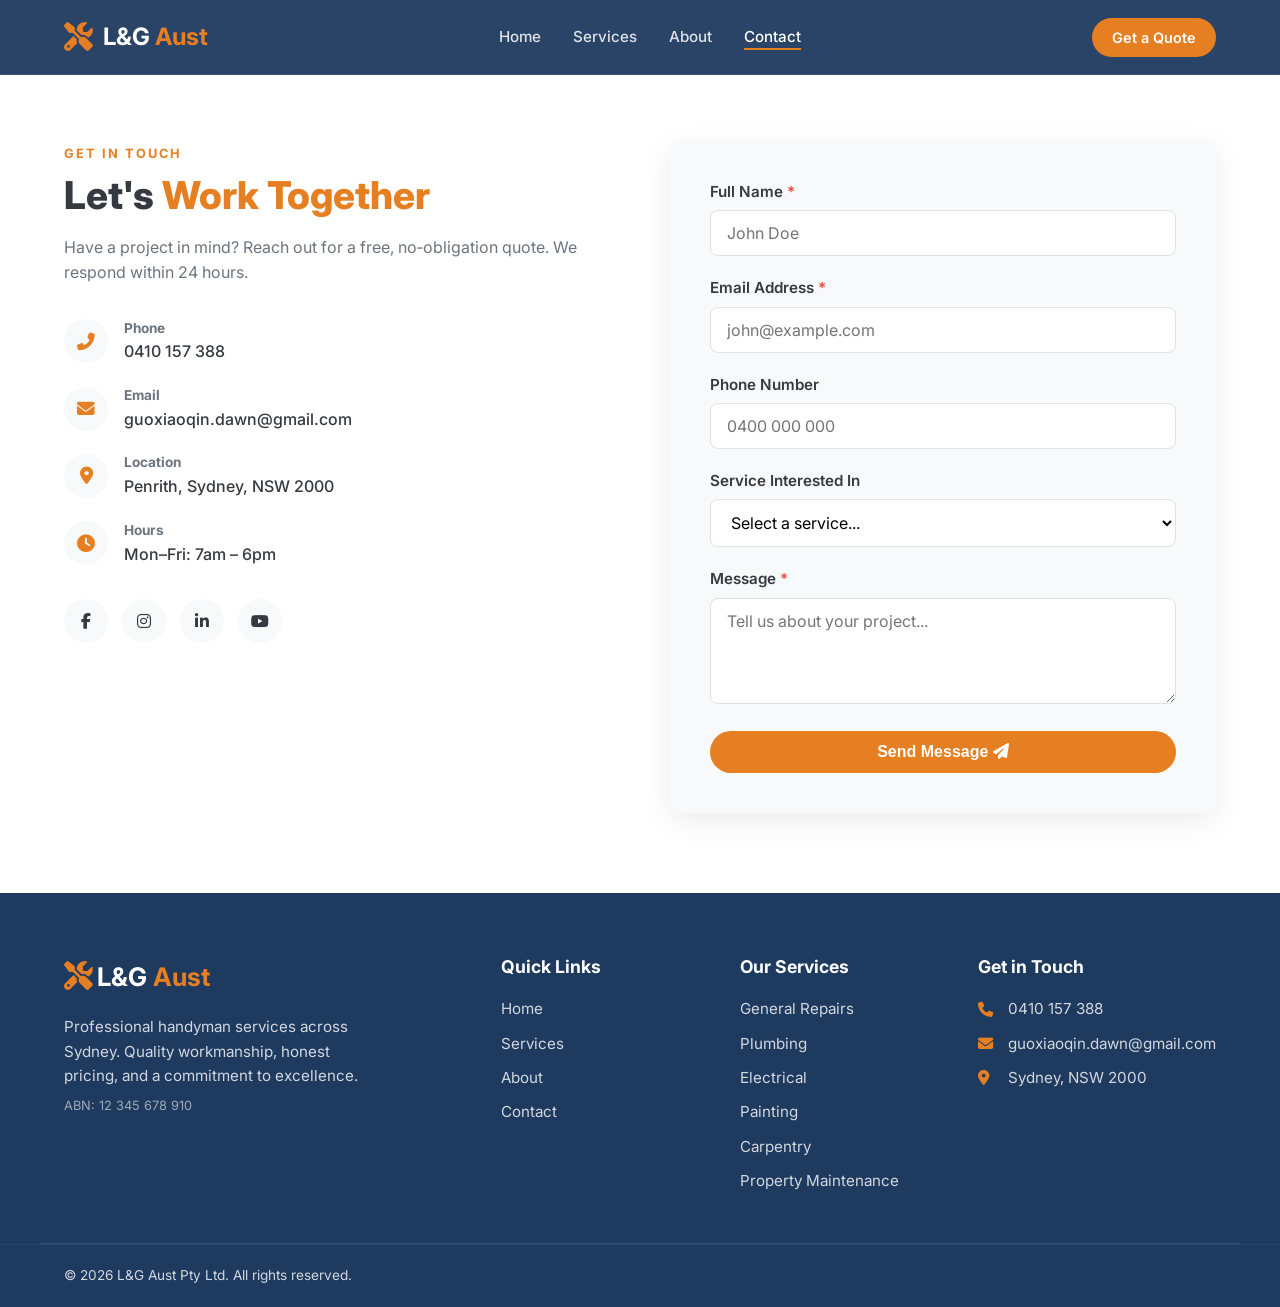
<file: contact.html>
<!-- ====================================================
     contact.html – Contact Page (Professional inline messages)
     ==================================================== -->
<!DOCTYPE html>
<html lang="en">
<head>
  <meta charset="UTF-8" />
  <meta name="viewport" content="width=device-width, initial-scale=1.0" />
  <title>Contact – L&G Aust Handyman</title>
  <link rel="stylesheet" href="styles.css" />
  <link rel="preconnect" href="https://fonts.googleapis.com" />
  <link rel="preconnect" href="https://fonts.gstatic.com" crossorigin />
  <link href="https://fonts.googleapis.com/css2?family=Inter:opsz,wght@14..32,400;14..32,500;14..32,600;14..32,700;14..32,800&display=swap" rel="stylesheet" />
  <link rel="stylesheet" href="https://cdnjs.cloudflare.com/ajax/libs/font-awesome/6.5.0/css/all.min.css" />
  <style>
    /* Extra inline styles for the status messages – you can move these to styles.css later */
    .form-status {
      padding: 16px 20px;
      border-radius: 8px;
      margin-bottom: 20px;
      font-weight: 500;
      display: none;
    }
    .form-status.success {
      display: block;
      background: #d4edda;
      color: #155724;
      border: 1px solid #c3e6cb;
    }
    .form-status.error {
      display: block;
      background: #f8d7da;
      color: #721c24;
      border: 1px solid #f5c6cb;
    }
    .form-status .icon {
      margin-right: 10px;
    }
    .form-fields-wrapper {
      transition: opacity 0.3s ease;
    }
    .form-fields-wrapper.hidden {
      display: none;
    }
  </style>
</head>
<body>

  <!-- Navigation -->
  <nav class="navbar" id="navbar">
    <div class="container nav-container">
      <div class="nav-logo">
        <span class="logo-icon"><i class="fas fa-tools"></i></span>
        <span class="logo-text">L&G <span class="logo-highlight">Aust</span></span>
      </div>
      <ul class="nav-links" id="navLinks">
        <li><a href="index.html">Home</a></li>
        <li><a href="services.html">Services</a></li>
        <li><a href="about.html">About</a></li>
        <li><a href="contact.html" class="active">Contact</a></li>
      </ul>
      <div class="nav-cta">
        <a href="contact.html" class="btn btn-primary btn-sm">Get a Quote</a>
      </div>
      <button class="hamburger" id="hamburger" aria-label="Menu">
        <span></span><span></span><span></span>
      </button>
    </div>
  </nav>

  <!-- Contact section -->
  <section class="contact" style="padding-top: 140px;">
    <div class="container contact-container">
      <div class="contact-info">
        <span class="section-tag">Get in Touch</span>
        <h2 class="section-title">Let's <span class="highlight">Work Together</span></h2>
        <p class="contact-desc">
          Have a project in mind? Reach out for a free, no‑obligation quote.
          We respond within 24 hours.
        </p>
        <div class="contact-details">
          <div class="contact-item">
            <div class="contact-icon"><i class="fas fa-phone-alt"></i></div>
            <div>
              <strong>Phone</strong>
              <span>0410 157 388</span>
            </div>
          </div>
          <div class="contact-item">
            <div class="contact-icon"><i class="fas fa-envelope"></i></div>
            <div>
              <strong>Email</strong>
              <span>guoxiaoqin.dawn@gmail.com</span>
            </div>
          </div>
          <div class="contact-item">
            <div class="contact-icon"><i class="fas fa-map-marker-alt"></i></div>
            <div>
              <strong>Location</strong>
              <span>Penrith, Sydney, NSW 2000</span>
            </div>
          </div>
          <div class="contact-item">
            <div class="contact-icon"><i class="fas fa-clock"></i></div>
            <div>
              <strong>Hours</strong>
              <span>Mon–Fri: 7am – 6pm</span>
            </div>
          </div>
        </div>
        <div class="contact-social">
          <a href="#" aria-label="Facebook"><i class="fab fa-facebook-f"></i></a>
          <a href="#" aria-label="Instagram"><i class="fab fa-instagram"></i></a>
          <a href="#" aria-label="LinkedIn"><i class="fab fa-linkedin-in"></i></a>
          <a href="#" aria-label="YouTube"><i class="fab fa-youtube"></i></a>
        </div>
      </div>
      <div class="contact-form-wrapper">
        <!-- ===== STATUS MESSAGE (shown on success / error) ===== -->
        <div id="formStatus" class="form-status"></div>

        <!-- ===== FORM FIELDS WRAPPER ===== -->
        <div id="formFieldsWrapper" class="form-fields-wrapper">
          <form action="https://formspree.io/f/xaewgljp" method="POST" class="contact-form" id="contactForm">
            <input type="hidden" name="_subject" value="New Handyman Enquiry – L&G Aust" />

            <div class="form-group">
              <label for="name">Full Name <span class="required">*</span></label>
              <input type="text" id="name" name="name" placeholder="John Doe" required />
            </div>
            <div class="form-group">
              <label for="email">Email Address <span class="required">*</span></label>
              <input type="email" id="email" name="email" placeholder="john@example.com" required />
            </div>
            <div class="form-group">
              <label for="phone">Phone Number</label>
              <input type="tel" id="phone" name="phone" placeholder="0400 000 000" />
            </div>
            <div class="form-group">
              <label for="service">Service Interested In</label>
              <select id="service" name="service">
                <option value="">Select a service...</option>
                <option value="general">General Repairs</option>
                <option value="plumbing">Plumbing</option>
                <option value="electrical">Electrical</option>
                <option value="painting">Painting & Decor</option>
                <option value="carpentry">Carpentry</option>
                <option value="maintenance">Property Maintenance</option>
                <option value="other">Other</option>
              </select>
            </div>
            <div class="form-group">
              <label for="message">Message <span class="required">*</span></label>
              <textarea id="message" name="message" rows="4" placeholder="Tell us about your project..." required></textarea>
            </div>
            <button type="submit" class="btn btn-primary btn-full" id="submitBtn">
              Send Message <i class="fas fa-paper-plane"></i>
            </button>
          </form>
        </div>
      </div>
    </div>
  </section>

  <!-- Footer -->
  <footer class="footer">
    <div class="container footer-container">
      <div class="footer-brand">
        <span class="logo-icon"><i class="fas fa-tools"></i></span>
        <span class="logo-text">L&G <span class="logo-highlight">Aust</span></span>
        <p class="footer-desc">
          Professional handyman services across Sydney. Quality workmanship,
          honest pricing, and a commitment to excellence.
        </p>
        <p class="footer-legal">ABN: 12 345 678 910</p>
      </div>
      <div class="footer-links">
        <h4>Quick Links</h4>
        <ul>
          <li><a href="index.html">Home</a></li>
          <li><a href="services.html">Services</a></li>
          <li><a href="about.html">About</a></li>
          <li><a href="contact.html">Contact</a></li>
        </ul>
      </div>
      <div class="footer-services">
        <h4>Our Services</h4>
        <ul>
          <li>General Repairs</li>
          <li>Plumbing</li>
          <li>Electrical</li>
          <li>Painting</li>
          <li>Carpentry</li>
          <li>Property Maintenance</li>
        </ul>
      </div>
      <div class="footer-contact">
        <h4>Get in Touch</h4>
        <ul>
          <li><i class="fas fa-phone"></i> 0410 157 388</li>
          <li><i class="fas fa-envelope"></i> guoxiaoqin.dawn@gmail.com</li>
          <li><i class="fas fa-map-marker-alt"></i> Sydney, NSW 2000</li>
        </ul>
      </div>
    </div>
    <div class="footer-bottom">
      <div class="container">
        <p>&copy; 2026 L&G Aust Pty Ltd. All rights reserved.</p>
      </div>
    </div>
  </footer>

  <a href="#" class="back-to-top" id="backToTop" aria-label="Back to top">
    <i class="fas fa-chevron-up"></i>
  </a>

  <script src="script.js"></script>
</body>
</html>
</file>
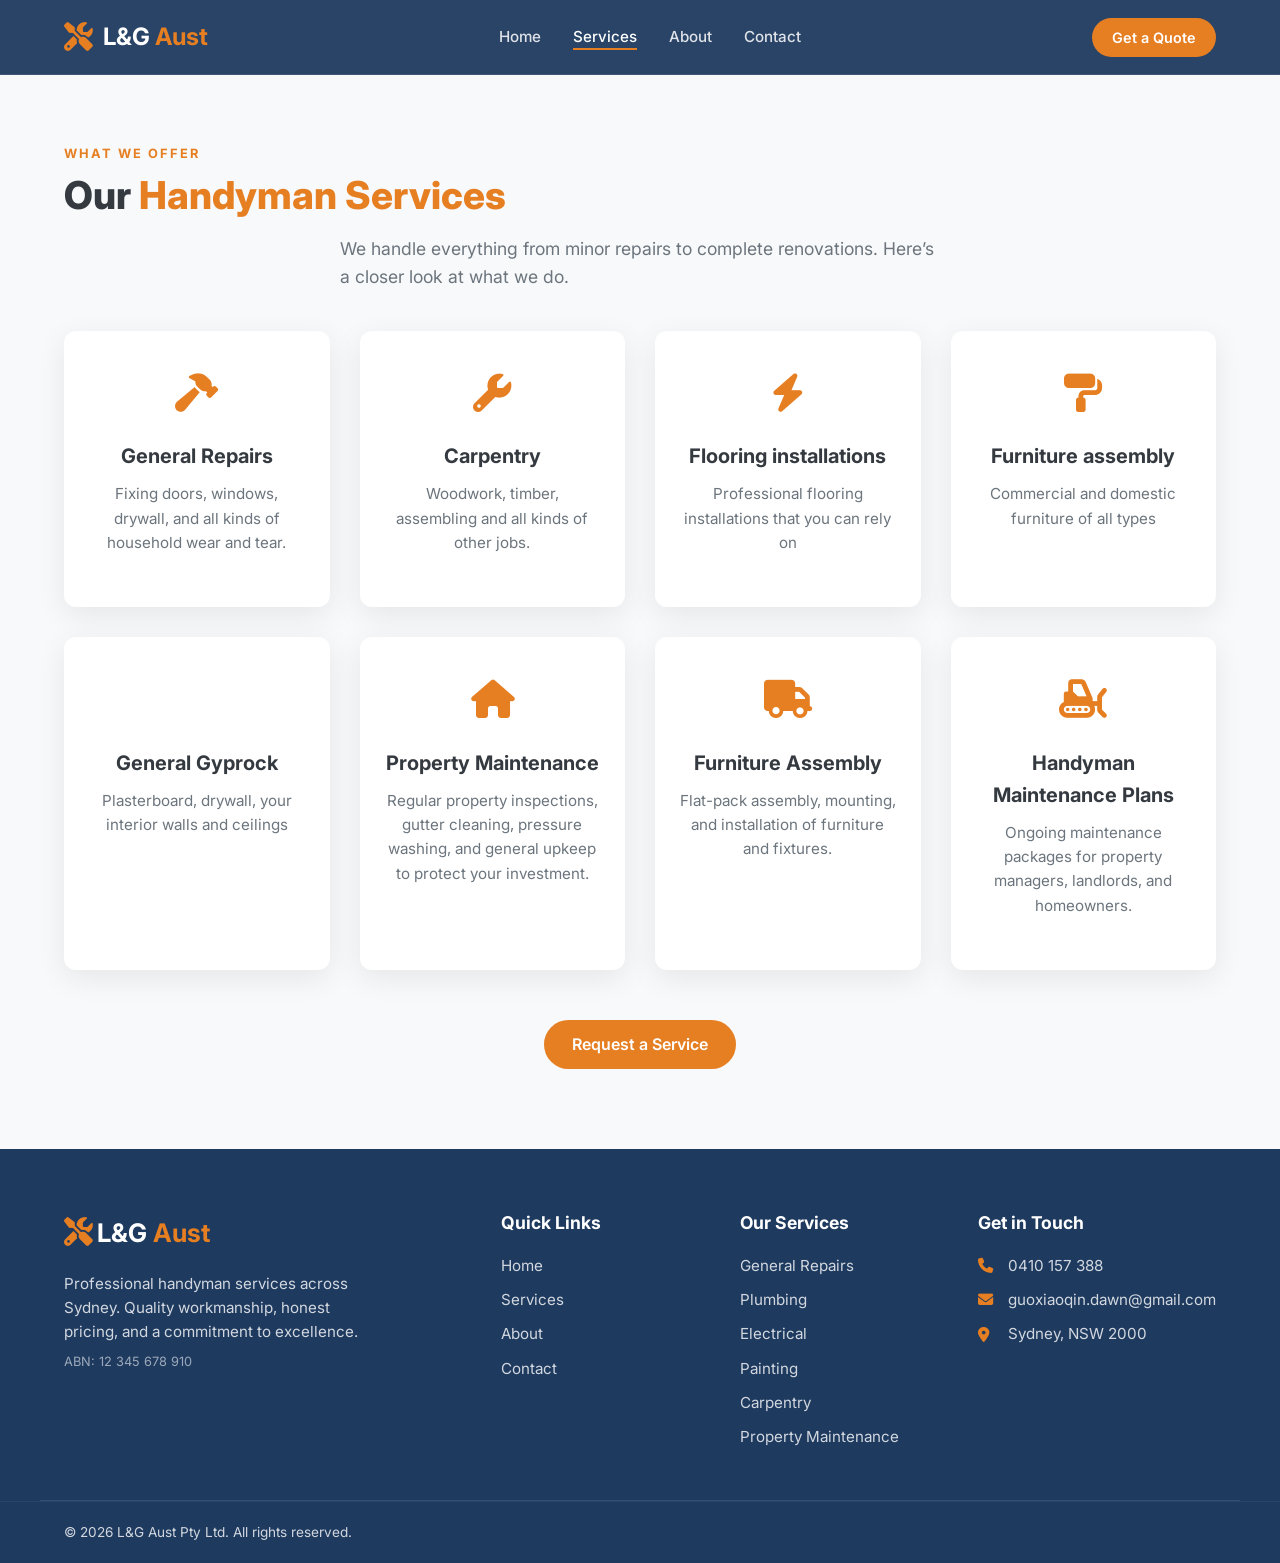
<file: services.html>
<!-- ====================================================
     services.html – Services Page
     ==================================================== -->
<!DOCTYPE html>
<html lang="en">
<head>
  <meta charset="UTF-8" />
  <meta name="viewport" content="width=device-width, initial-scale=1.0" />
  <title>Our Services – L&G Aust Handyman</title>
  <link rel="stylesheet" href="styles.css" />
  <link rel="preconnect" href="https://fonts.googleapis.com" />
  <link rel="preconnect" href="https://fonts.gstatic.com" crossorigin />
  <link href="https://fonts.googleapis.com/css2?family=Inter:opsz,wght@14..32,400;14..32,500;14..32,600;14..32,700;14..32,800&display=swap" rel="stylesheet" />
  <link rel="stylesheet" href="https://cdnjs.cloudflare.com/ajax/libs/font-awesome/6.5.0/css/all.min.css" />
</head>
<body>

  <!-- Navigation (same as index) -->
  <nav class="navbar" id="navbar">
    <div class="container nav-container">
      <div class="nav-logo">
        <span class="logo-icon"><i class="fas fa-tools"></i></span>
        <span class="logo-text">L&G <span class="logo-highlight">Aust</span></span>
      </div>
      <ul class="nav-links" id="navLinks">
        <li><a href="index.html">Home</a></li>
        <li><a href="services.html" class="active">Services</a></li>
        <li><a href="about.html">About</a></li>
        <li><a href="contact.html">Contact</a></li>
      </ul>
      <div class="nav-cta">
        <a href="contact.html" class="btn btn-primary btn-sm">Get a Quote</a>
      </div>
      <button class="hamburger" id="hamburger" aria-label="Menu">
        <span></span><span></span><span></span>
      </button>
    </div>
  </nav>

  <!-- Services detail -->
  <section class="services" style="padding-top: 140px;">
    <div class="container">
      <div class="section-header">
        <span class="section-tag">What We Offer</span>
        <h2 class="section-title">Our <span class="highlight">Handyman Services</span></h2>
        <p class="section-desc">
          We handle everything from minor repairs to complete renovations. Here’s a closer look at what we do.
        </p>
      </div>
      <div class="services-grid">
        <div class="service-card" id="general">
          <div class="service-icon"><i class="fas fa-hammer"></i></div>
          <h3>General Repairs</h3>
          <p>Fixing doors, windows, drywall, and all kinds of household wear and tear.</p>
        </div>
        <div class="service-card" id="plumbing">
          <div class="service-icon"><i class="fas fa-wrench"></i></div>
          <h3>Carpentry</h3>
          <p>Woodwork, timber, assembling and all kinds of other jobs.</p>
        </div>
        <div class="service-card" id="electrical">
          <div class="service-icon"><i class="fas fa-bolt"></i></div>
          <h3>Flooring installations</h3>
          <p>Professional flooring installations that you can rely on</p>
        </div>
        <div class="service-card" id="painting">
          <div class="service-icon"><i class="fas fa-paint-roller"></i></div>
          <h3>Furniture assembly</h3>
          <p>Commercial and domestic furniture of all types</p>
        </div>
        <div class="service-card" id="carpentry">
          <div class="service-icon"><i class="fas fa-wood"></i></div>
          <h3>General Gyprock</h3>
          <p>Plasterboard, drywall, your interior walls and ceilings</p>
        </div>
        <div class="service-card" id="maintenance">
          <div class="service-icon"><i class="fas fa-home"></i></div>
          <h3>Property Maintenance</h3>
          <p>Regular property inspections, gutter cleaning, pressure washing, and general upkeep to protect your investment.</p>
        </div>
        <div class="service-card">
          <div class="service-icon"><i class="fas fa-truck"></i></div>
          <h3>Furniture Assembly</h3>
          <p>Flat-pack assembly, mounting, and installation of furniture and fixtures.</p>
        </div>
        <div class="service-card">
          <div class="service-icon"><i class="fas fa-snowplow"></i></div>
          <h3>Handyman Maintenance Plans</h3>
          <p>Ongoing maintenance packages for property managers, landlords, and homeowners.</p>
        </div>
      </div>
      <div style="text-align: center; margin-top: 50px;">
        <a href="contact.html" class="btn btn-primary">Request a Service</a>
      </div>
    </div>
  </section>

  <!-- Footer -->
  <footer class="footer">
    <div class="container footer-container">
      <div class="footer-brand">
        <span class="logo-icon"><i class="fas fa-tools"></i></span>
        <span class="logo-text">L&G <span class="logo-highlight">Aust</span></span>
        <p class="footer-desc">
          Professional handyman services across Sydney. Quality workmanship,
          honest pricing, and a commitment to excellence.
        </p>
        <p class="footer-legal">ABN: 12 345 678 910</p>
      </div>
      <div class="footer-links">
        <h4>Quick Links</h4>
        <ul>
          <li><a href="index.html">Home</a></li>
          <li><a href="services.html">Services</a></li>
          <li><a href="about.html">About</a></li>
          <li><a href="contact.html">Contact</a></li>
        </ul>
      </div>
      <div class="footer-services">
        <h4>Our Services</h4>
        <ul>
          <li>General Repairs</li>
          <li>Plumbing</li>
          <li>Electrical</li>
          <li>Painting</li>
          <li>Carpentry</li>
          <li>Property Maintenance</li>
        </ul>
      </div>
      <div class="footer-contact">
        <h4>Get in Touch</h4>
        <ul>
          <li><i class="fas fa-phone"></i> 0410 157 388</li>
          <li><i class="fas fa-envelope"></i> guoxiaoqin.dawn@gmail.com</li>
          <li><i class="fas fa-map-marker-alt"></i> Sydney, NSW 2000</li>
        </ul>
      </div>
    </div>
    <div class="footer-bottom">
      <div class="container">
        <p>&copy; 2026 L&G Aust Pty Ltd. All rights reserved.</p>
      </div>
    </div>
  </footer>

  <a href="#" class="back-to-top" id="backToTop" aria-label="Back to top">
    <i class="fas fa-chevron-up"></i>
  </a>

  <script src="script.js"></script>
</body>
</html>
</file>
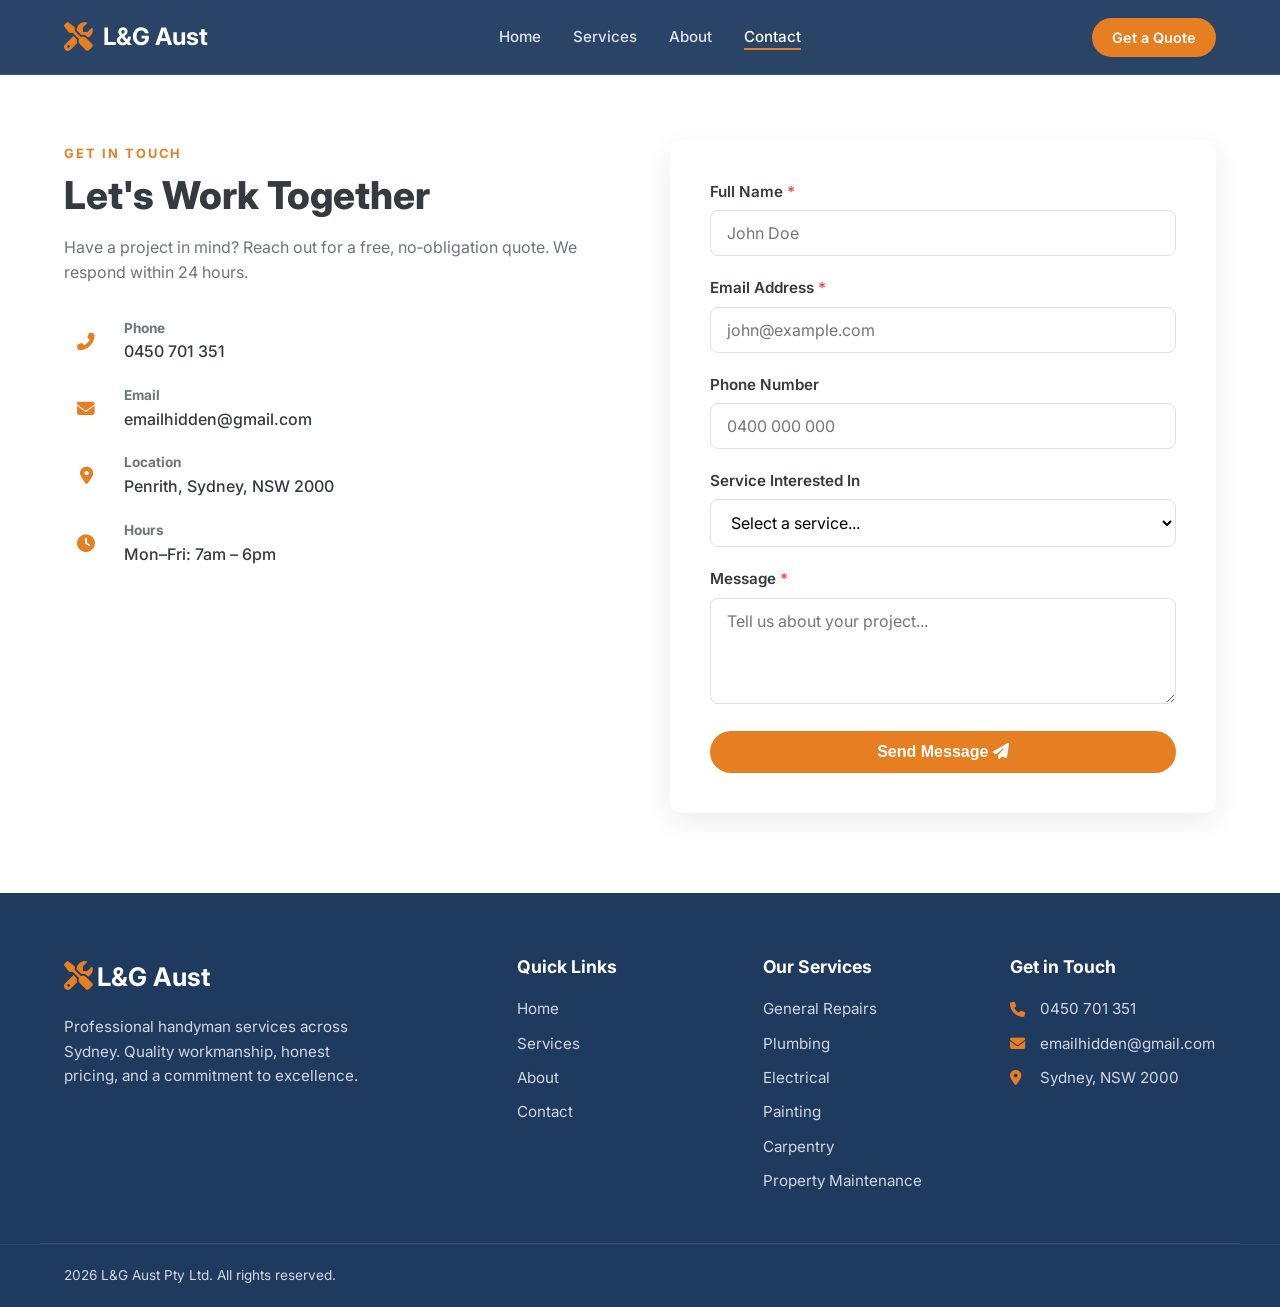
<file: public/contact.html>
<!DOCTYPE html>
<html lang="en">
<head>
  <meta charset="UTF-8" />
  <meta name="viewport" content="width=device-width, initial-scale=1.0" />
  <title>Contact – L&G Aust Handyman</title>
  <link rel="stylesheet" href="styles.css" />
  <link rel="preconnect" href="https://fonts.googleapis.com" />
  <link rel="preconnect" href="https://fonts.gstatic.com" crossorigin />
  <link href="https://fonts.googleapis.com/css2?family=Inter:opsz,wght@14..32,400;14..32,500;14..32,600;14..32,700;14..32,800&display=swap" rel="stylesheet" />
  <link rel="stylesheet" href="https://cdnjs.cloudflare.com/ajax/libs/font-awesome/6.5.0/css/all.min.css" />
  <style>

    .form-status {
      padding: 16px 20px;
      border-radius: 8px;
      margin-bottom: 20px;
      font-weight: 500;
      display: none;
    }
    .form-status.success {
      display: block;
      background: #d4edda;
      color: #155724;
      border: 1px solid #c3e6cb;
    }
    .form-status.error {
      display: block;
      background: #f8d7da;
      color: #721c24;
      border: 1px solid #f5c6cb;
    }
    .form-status .icon {
      margin-right: 10px;
    }
    .form-fields-wrapper {
      transition: opacity 0.3s ease;
    }
    .form-fields-wrapper.hidden {
      display: none;
    }
  </style>
</head>
<body>

  <nav class="navbar" id="navbar">
    <div class="container nav-container">
      <div class="nav-logo">
        <span class="logo-icon"><i class="fas fa-tools"></i></span>
        <span class="logo-text">L&G <span class="logo-highlight">Aust</span></span>
      </div>
      <ul class="nav-links" id="navLinks">
        <li><a href="index.html">Home</a></li>
        <li><a href="services.html">Services</a></li>
        <li><a href="about.html">About</a></li>
        <li><a href="contact.html" class="active">Contact</a></li>
      </ul>
      <div class="nav-cta">
        <a href="contact.html" class="button button-primary button-sm">Get a Quote</a>
      </div>
      
    </div>
  </nav>

  <section class="contact" style="padding-top: 140px;">
    <div class="container contact-container">
      <div class="contact-info">
        <span class="section-tag">Get in Touch</span>
        <h2 class="section-title">Let's Work Together</h2>
        <p class="contact-desc">
          Have a project in mind? Reach out for a free, no‑obligation quote.
          We respond within 24 hours.
        </p>
        <div class="contact-details">
          <div class="contact-item">
            <div class="contact-icon"><i class="fas fa-phone-alt"></i></div>
            <div>
              <strong>Phone</strong>
              <span>0450 701 351</span>
            </div>
          </div>
          <div class="contact-item">
            <div class="contact-icon"><i class="fas fa-envelope"></i></div>
            <div>
              <strong>Email</strong>
              <span> emailhidden@gmail.com</span>
            </div>
          </div>
          <div class="contact-item">
            <div class="contact-icon"><i class="fas fa-map-marker-alt"></i></div>
            <div>
              <strong>Location</strong>
              <span>Penrith, Sydney, NSW 2000</span>
            </div>
          </div>
          <div class="contact-item">
            <div class="contact-icon"><i class="fas fa-clock"></i></div>
            <div>
              <strong>Hours</strong>
              <span>Mon–Fri: 7am – 6pm</span>
            </div>
          </div>
        </div>

      </div>
      <div class="contact-form-wrapper">
        <div id="formStatus" class="form-status"></div>

    
        <div id="formFieldsWrapper" class="form-fields-wrapper">
          <form action="https://formspree.io/f/xaewgljp" method="POST" class="contact-form" id="contactForm">
            <input type="hidden" name="_subject" value="New Handyman Enquiry – L&G Aust" />

            <div class="form-group">
              <label for="name">Full Name <span class="required">*</span></label>
              <input type="text" id="name" name="name" placeholder="John Doe" required />
            </div>
            <div class="form-group">
              <label for="email">Email Address <span class="required">*</span></label>
              <input type="email" id="email" name="email" placeholder="john@example.com" required />
            </div>
            <div class="form-group">
              <label for="phone">Phone Number</label>
              <input type="tel" id="phone" name="phone" placeholder="0400 000 000" />
            </div>
            <div class="form-group">
              <label for="service">Service Interested In</label>
              <select id="service" name="service">
                <option value="">Select a service...</option>
                <option value="general">General Repairs</option>
                <option value="plumbing">Plumbing</option>
                <option value="electrical">Electrical</option>
                <option value="painting">Painting & Decor</option>
                <option value="carpentry">Carpentry</option>
                <option value="maintenance">Property Maintenance</option>
                <option value="other">Other</option>
              </select>
            </div>
            <div class="form-group">
              <label for="message">Message <span class="required">*</span></label>
              <textarea id="message" name="message" rows="4" placeholder="Tell us about your project..." required></textarea>
            </div>
            <button type="submit" class="button button-primary button-full" id="submitbutton">
              Send Message <i class="fas fa-paper-plane"></i>
            </button>
          </form>
        </div>
      </div>
    </div>
  </section>

  <footer class="footer">
    <div class="container footer-container">
      <div class="footer-brand">
        <span class="logo-icon"><i class="fas fa-tools"></i></span>
        <span class="logo-text">L&G Aust</span>
        <p class="footer-desc">
          Professional handyman services across Sydney. Quality workmanship,
          honest pricing, and a commitment to excellence.
        </p>
      </div>
      <div class="footer-links">
        <h4>Quick Links</h4>
        <ul>
          <li><a href="index.html">Home</a></li>
          <li><a href="services.html">Services</a></li>
          <li><a href="about.html">About</a></li>
          <li><a href="contact.html">Contact</a></li>
        </ul>
      </div>
      <div class="footer-services">
        <h4>Our Services</h4>
        <ul>
          <li>General Repairs</li>
          <li>Plumbing</li>
          <li>Electrical</li>
          <li>Painting</li>
          <li>Carpentry</li>
          <li>Property Maintenance</li>
        </ul>
      </div>
      <div class="footer-contact">
        <h4>Get in Touch</h4>
        <ul>
          <li><i class="fas fa-phone"></i> 0450 701 351</li>
          <li><i class="fas fa-envelope"></i>  emailhidden@gmail.com</li>
          <li><i class="fas fa-map-marker-alt"></i> Sydney, NSW 2000</li>
        </ul>
      </div>
    </div>
    <div class="footer-bottom">
      <div class="container">
        <p>2026 L&G Aust Pty Ltd. All rights reserved.</p>
      </div>
    </div>
  </footer>


  <script src="script.js"></script>
</body>
</html>
</file>
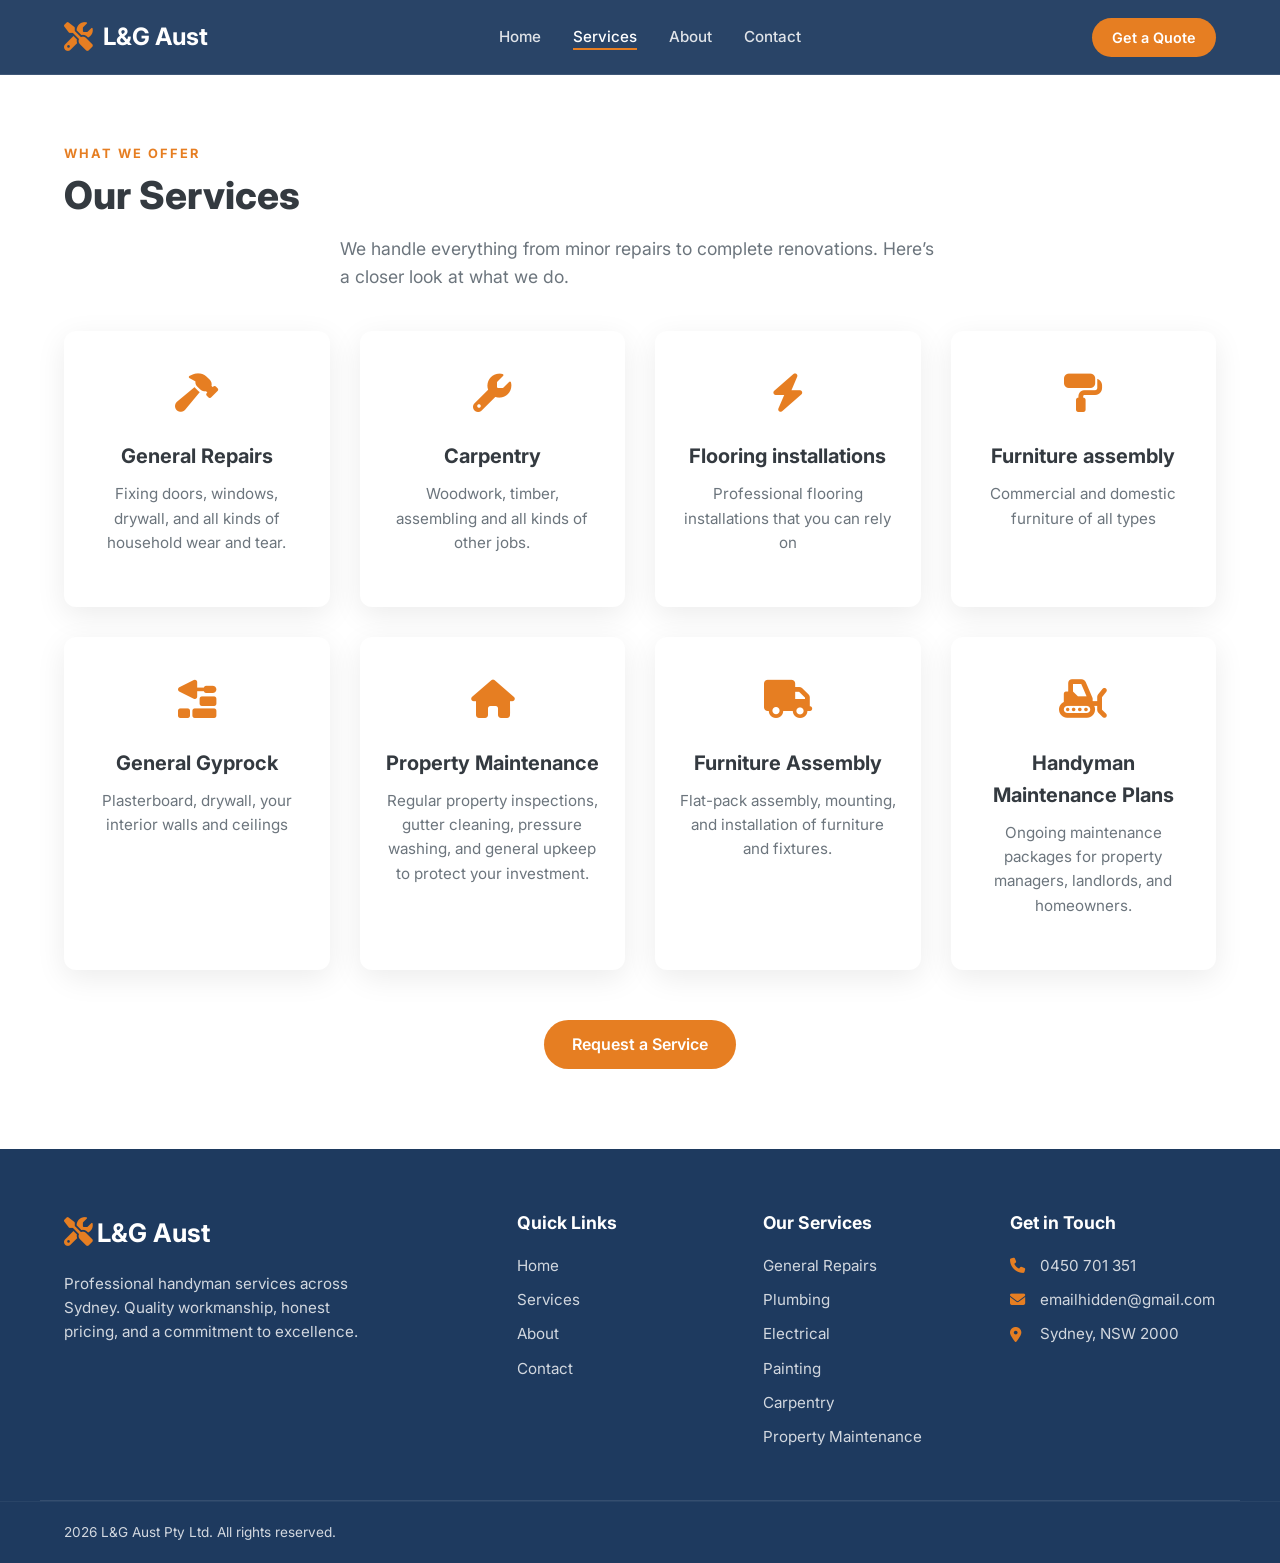
<file: public/services.html>
<!DOCTYPE html>
<html lang="en">
<head>
  <meta charset="UTF-8" />
  <meta name="viewport" content="width=device-width, initial-scale=1.0" />
  <title>Our Services – L&G Aust Handyman</title>
  <link rel="stylesheet" href="styles.css" />
  <link rel="preconnect" href="https://fonts.googleapis.com" />
  <link rel="preconnect" href="https://fonts.gstatic.com" crossorigin />
  <link href="https://fonts.googleapis.com/css2?family=Inter:opsz,wght@14..32,400;14..32,500;14..32,600;14..32,700;14..32,800&display=swap" rel="stylesheet" />
  <link rel="stylesheet" href="https://cdnjs.cloudflare.com/ajax/libs/font-awesome/6.5.0/css/all.min.css" />
</head>
<body>

  <nav class="navbar" id="navbar">
    <div class="container nav-container">
      <div class="nav-logo">
        <span class="logo-icon"><i class="fas fa-tools"></i></span>
        <span class="logo-text">L&G Aust</span>
      </div>
      <ul class="nav-links" id="navLinks">
        <li><a href="index.html">Home</a></li>
        <li><a href="services.html" class="active">Services</a></li>
        <li><a href="about.html">About</a></li>
        <li><a href="contact.html">Contact</a></li>
      </ul>
      <div class="nav-cta">
        <a href="contact.html" class="button button-primary button-sm">Get a Quote</a>
      </div>
      
    </div>
  </nav>

  <section class="services" style="padding-top: 140px;">
    <div class="container">
      <div class="section-header">
        <span class="section-tag">What We Offer</span>
        <h2 class="section-title">Our Services</h2>
        <p class="section-desc">
          We handle everything from minor repairs to complete renovations. Here’s a closer look at what we do.
        </p>
      </div>
      <div class="services-grid">
        <div class="service-card" id="general">
          <div class="service-icon"><i class="fas fa-hammer"></i></div>
          <h3>General Repairs</h3>
          <p>Fixing doors, windows, drywall, and all kinds of household wear and tear.</p>
        </div>
        <div class="service-card" id="plumbing">
          <div class="service-icon"><i class="fas fa-wrench"></i></div>
          <h3>Carpentry</h3>
          <p>Woodwork, timber, assembling and all kinds of other jobs.</p>
        </div>
        <div class="service-card" id="electrical">
          <div class="service-icon"><i class="fas fa-bolt"></i></div>
          <h3>Flooring installations</h3>
          <p>Professional flooring installations that you can rely on</p>
        </div>
        <div class="service-card" id="painting">
          <div class="service-icon"><i class="fas fa-paint-roller"></i></div>
          <h3>Furniture assembly</h3>
          <p>Commercial and domestic furniture of all types</p>
        </div>
        <div class="service-card" id="carpentry">
          <div class="service-icon"><i class="fas fa-trowel-bricks"></i></div>
          <h3>General Gyprock</h3>
          <p>Plasterboard, drywall, your interior walls and ceilings</p>
        </div>
        <div class="service-card" id="maintenance">
          <div class="service-icon"><i class="fas fa-home"></i></div>
          <h3>Property Maintenance</h3>
          <p>Regular property inspections, gutter cleaning, pressure washing, and general upkeep to protect your investment.</p>
        </div>
        <div class="service-card">
          <div class="service-icon"><i class="fas fa-truck"></i></div>
          <h3>Furniture Assembly</h3>
          <p>Flat-pack assembly, mounting, and installation of furniture and fixtures.</p>
        </div>
        <div class="service-card">
          <div class="service-icon"><i class="fas fa-snowplow"></i></div>
          <h3>Handyman Maintenance Plans</h3>
          <p>Ongoing maintenance packages for property managers, landlords, and homeowners.</p>
        </div>
      </div>
      <div style="text-align: center; margin-top: 50px;">
        <a href="contact.html" class="button button-primary">Request a Service</a>
      </div>
    </div>
  </section>

  <!-- Footer -->
  <footer class="footer">
    <div class="container footer-container">
      <div class="footer-brand">
        <span class="logo-icon"><i class="fas fa-tools"></i></span>
        <span class="logo-text">L&G Aust</span>
        <p class="footer-desc">
          Professional handyman services across Sydney. Quality workmanship,
          honest pricing, and a commitment to excellence.
        </p>
      </div>
      <div class="footer-links">
        <h4>Quick Links</h4>
        <ul>
          <li><a href="index.html">Home</a></li>
          <li><a href="services.html">Services</a></li>
          <li><a href="about.html">About</a></li>
          <li><a href="contact.html">Contact</a></li>
        </ul>
      </div>
      <div class="footer-services">
        <h4>Our Services</h4>
        <ul>
          <li>General Repairs</li>
          <li>Plumbing</li>
          <li>Electrical</li>
          <li>Painting</li>
          <li>Carpentry</li>
          <li>Property Maintenance</li>
        </ul>
      </div>
      <div class="footer-contact">
        <h4>Get in Touch</h4>
        <ul>
          <li><i class="fas fa-phone"></i> 0450 701 351</li>
          <li><i class="fas fa-envelope"></i>  emailhidden@gmail.com</li>
          <li><i class="fas fa-map-marker-alt"></i> Sydney, NSW 2000</li>
        </ul>
      </div>
    </div>
    <div class="footer-bottom">
      <div class="container">
        <p>2026 L&G Aust Pty Ltd. All rights reserved.</p>
      </div>
    </div>
  </footer>

  <script src="script.js"></script>
</body>
</html>
</file>
<file: styles.css>
/* ====================================================
   styles.css – Shared styles for all pages
   ==================================================== */

/* ----- reset & base ----- */
* {
  margin: 0;
  padding: 0;
  box-sizing: border-box;
}

:root {
  --primary: #1e3a5f;
  --primary-light: #2a4a7a;
  --accent: #e67e22;
  --accent-hover: #cf6d17;
  --gray-100: #f8f9fa;
  --gray-200: #e9ecef;
  --gray-300: #dee2e6;
  --gray-600: #6c757d;
  --gray-800: #343a40;
  --white: #ffffff;
  --shadow: 0 8px 30px rgba(0,0,0,0.08);
  --radius: 12px;
  --transition: 0.25s ease;
  --font: 'Inter', sans-serif;
}

html {
  scroll-behavior: smooth;
}

body {
  font-family: var(--font);
  color: var(--gray-800);
  background: var(--white);
  line-height: 1.6;
}

a {
  text-decoration: none;
  color: inherit;
}

ul {
  list-style: none;
}

img {
  max-width: 100%;
  height: auto;
  display: block;
}

.container {
  max-width: 1200px;
  margin: 0 auto;
  padding: 0 24px;
}

/* ----- buttons ----- */
.btn {
  display: inline-block;
  padding: 12px 28px;
  border-radius: 50px;
  font-weight: 600;
  font-size: 1rem;
  border: none;
  cursor: pointer;
  transition: var(--transition);
  text-align: center;
}

.btn-primary {
  background: var(--accent);
  color: var(--white);
}
.btn-primary:hover {
  background: var(--accent-hover);
  transform: translateY(-2px);
  box-shadow: 0 6px 20px rgba(230, 126, 34, 0.35);
}

.btn-outline {
  background: transparent;
  color: var(--white);
  border: 2px solid var(--white);
}
.btn-outline:hover {
  background: var(--white);
  color: var(--primary);
}

.btn-sm {
  padding: 8px 20px;
  font-size: 0.9rem;
}

.btn-full {
  width: 100%;
}

/* ----- section headers ----- */
.section-tag {
  display: inline-block;
  font-size: 0.8rem;
  font-weight: 700;
  text-transform: uppercase;
  letter-spacing: 2px;
  color: var(--accent);
  margin-bottom: 8px;
}

.section-title {
  font-size: 2.4rem;
  font-weight: 800;
  line-height: 1.2;
  margin-bottom: 16px;
}
.section-title .highlight {
  color: var(--accent);
}

.section-desc {
  font-size: 1.1rem;
  color: var(--gray-600);
  max-width: 600px;
  margin: 0 auto 40px;
}

/* ----- navigation ----- */
.navbar {
  position: fixed;
  top: 0;
  left: 0;
  width: 100%;
  z-index: 1000;
  background: rgba(30, 58, 95, 0.95);
  backdrop-filter: blur(8px);
  padding: 14px 0;
  border-bottom: 1px solid rgba(255,255,255,0.1);
  transition: var(--transition);
}

.nav-container {
  display: flex;
  align-items: center;
  justify-content: space-between;
}

.nav-logo {
  display: flex;
  align-items: center;
  gap: 10px;
  color: var(--white);
  font-weight: 700;
  font-size: 1.5rem;
}
.logo-icon {
  font-size: 1.8rem;
  color: var(--accent);
}
.logo-highlight {
  color: var(--accent);
}

.nav-links {
  display: flex;
  gap: 32px;
  align-items: center;
}
.nav-links a {
  color: rgba(255,255,255,0.85);
  font-weight: 500;
  transition: var(--transition);
  font-size: 0.95rem;
  position: relative;
}
.nav-links a:hover,
.nav-links a.active {
  color: var(--white);
}
.nav-links a.active::after {
  content: '';
  position: absolute;
  bottom: -4px;
  left: 0;
  width: 100%;
  height: 2px;
  background: var(--accent);
}

.nav-cta .btn {
  font-size: 0.9rem;
}

.hamburger {
  display: none;
  flex-direction: column;
  gap: 5px;
  cursor: pointer;
  background: none;
  border: none;
  padding: 4px;
}
.hamburger span {
  display: block;
  width: 28px;
  height: 3px;
  background: var(--white);
  border-radius: 3px;
  transition: var(--transition);
}

/* ----- hero (index) ----- */
.hero {
  position: relative;
  padding: 140px 0 80px;
  background: var(--primary);
  color: var(--white);
  overflow: hidden;
}
.hero-overlay {
  position: absolute;
  inset: 0;
  background: url('data:image/svg+xml;utf8,<svg xmlns="http://www.w3.org/2000/svg" viewBox="0 0 100 100" opacity="0.05"><path d="M20 20 L80 20 L80 80 L20 80 Z" stroke="white" stroke-width="1" fill="none"/><circle cx="50" cy="50" r="30" stroke="white" stroke-width="1" fill="none"/></svg>') repeat;
  pointer-events: none;
}

.hero-container {
  display: grid;
  grid-template-columns: 1fr 1fr;
  gap: 60px;
  align-items: center;
  position: relative;
  z-index: 1;
}

.hero-badge {
  display: inline-flex;
  align-items: center;
  gap: 8px;
  background: rgba(255,255,255,0.15);
  padding: 6px 16px;
  border-radius: 50px;
  font-size: 0.85rem;
  font-weight: 600;
  margin-bottom: 20px;
}
.hero-badge i {
  color: var(--accent);
}

.hero-title {
  font-size: 3.2rem;
  font-weight: 800;
  line-height: 1.2;
  margin-bottom: 20px;
}
.hero-title .highlight {
  color: var(--accent);
}

.hero-desc {
  font-size: 1.15rem;
  color: rgba(255,255,255,0.8);
  margin-bottom: 32px;
  max-width: 480px;
}

.hero-buttons {
  display: flex;
  gap: 16px;
  flex-wrap: wrap;
  margin-bottom: 48px;
}

.hero-stats {
  display: flex;
  gap: 48px;
}
.stat-number {
  display: block;
  font-size: 2rem;
  font-weight: 800;
  color: var(--white);
}
.stat-label {
  font-size: 0.9rem;
  color: rgba(255,255,255,0.7);
}

.hero-image img {
  border-radius: var(--radius);
  box-shadow: 0 20px 60px rgba(0,0,0,0.3);
  object-fit: cover;
  height: 400px;
  width: 100%;
}

/* ----- services grid (shared) ----- */
.services {
  padding: 80px 0;
  background: var(--gray-100);
}

.services-grid {
  display: grid;
  grid-template-columns: repeat(auto-fit, minmax(260px, 1fr));
  gap: 30px;
}

.service-card {
  background: var(--white);
  padding: 32px 24px;
  border-radius: var(--radius);
  box-shadow: var(--shadow);
  transition: var(--transition);
  text-align: center;
  border-bottom: 4px solid transparent;
}
.service-card:hover {
  transform: translateY(-6px);
  border-bottom-color: var(--accent);
  box-shadow: 0 12px 40px rgba(0,0,0,0.10);
}

.service-icon {
  font-size: 2.4rem;
  color: var(--accent);
  margin-bottom: 16px;
}
.service-card h3 {
  font-size: 1.25rem;
  margin-bottom: 10px;
}
.service-card p {
  color: var(--gray-600);
  font-size: 0.95rem;
  margin-bottom: 16px;
}
.service-link {
  color: var(--accent);
  font-weight: 600;
  font-size: 0.9rem;
  transition: var(--transition);
}
.service-link i {
  transition: var(--transition);
  margin-left: 4px;
}
.service-link:hover i {
  transform: translateX(4px);
}

/* ----- about (shared) ----- */
.about {
  padding: 80px 0;
  background: var(--white);
}

.about-container {
  display: grid;
  grid-template-columns: 1fr 1fr;
  gap: 60px;
  align-items: center;
}

.about-image {
  position: relative;
}
.about-image img {
  border-radius: var(--radius);
  box-shadow: var(--shadow);
  width: 100%;
  height: 400px;
  object-fit: cover;
}
.about-image-badge {
  position: absolute;
  bottom: 20px;
  left: 20px;
  background: var(--primary);
  color: var(--white);
  padding: 12px 24px;
  border-radius: 50px;
  font-weight: 600;
  display: flex;
  align-items: center;
  gap: 10px;
}
.about-image-badge i {
  color: var(--accent);
}

.about-content .section-title {
  margin-bottom: 16px;
}
.about-desc {
  color: var(--gray-600);
  margin-bottom: 24px;
}

.about-features {
  display: flex;
  flex-direction: column;
  gap: 12px;
  margin-bottom: 32px;
}
.about-features li {
  display: flex;
  align-items: center;
  gap: 12px;
  font-weight: 500;
}
.about-features i {
  color: var(--accent);
  font-size: 1.2rem;
}

/* ----- testimonials (shared) ----- */
.testimonials {
  padding: 80px 0;
  background: var(--gray-100);
}

.testimonials-grid {
  display: grid;
  grid-template-columns: repeat(auto-fit, minmax(260px, 1fr));
  gap: 30px;
  margin-top: 20px;
}

.testimonial-card {
  background: var(--white);
  padding: 32px 24px;
  border-radius: var(--radius);
  box-shadow: var(--shadow);
}
.testimonial-stars {
  color: #f1c40f;
  margin-bottom: 12px;
}
.testimonial-card p {
  font-style: italic;
  color: var(--gray-600);
  margin-bottom: 16px;
}
.testimonial-author {
  display: flex;
  flex-direction: column;
}
.author-name {
  font-weight: 700;
}
.author-location {
  font-size: 0.85rem;
  color: var(--gray-600);
}

/* ----- contact (shared) ----- */
.contact {
  padding: 80px 0;
  background: var(--white);
}

.contact-container {
  display: grid;
  grid-template-columns: 1fr 1fr;
  gap: 60px;
}

.contact-info .section-title {
  margin-bottom: 16px;
}
.contact-desc {
  color: var(--gray-600);
  margin-bottom: 32px;
}

.contact-details {
  display: flex;
  flex-direction: column;
  gap: 20px;
  margin-bottom: 32px;
}

.contact-item {
  display: flex;
  align-items: center;
  gap: 16px;
}
.contact-icon {
  width: 44px;
  height: 44px;
  background: var(--gray-100);
  border-radius: 50%;
  display: flex;
  align-items: center;
  justify-content: center;
  color: var(--accent);
  font-size: 1.1rem;
}
.contact-item strong {
  display: block;
  font-size: 0.85rem;
  color: var(--gray-600);
}
.contact-item span {
  font-weight: 500;
}

.contact-social {
  display: flex;
  gap: 14px;
}
.contact-social a {
  width: 44px;
  height: 44px;
  background: var(--gray-100);
  border-radius: 50%;
  display: flex;
  align-items: center;
  justify-content: center;
  color: var(--gray-800);
  transition: var(--transition);
}
.contact-social a:hover {
  background: var(--accent);
  color: var(--white);
}

.contact-form-wrapper {
  background: var(--gray-100);
  padding: 40px;
  border-radius: var(--radius);
  box-shadow: var(--shadow);
}

.form-group {
  margin-bottom: 20px;
}
.form-group label {
  display: block;
  font-weight: 600;
  margin-bottom: 6px;
  font-size: 0.95rem;
}
.required {
  color: #e74c3c;
}
.form-group input,
.form-group select,
.form-group textarea {
  width: 100%;
  padding: 12px 16px;
  border: 1px solid var(--gray-300);
  border-radius: 8px;
  font-family: var(--font);
  font-size: 1rem;
  transition: var(--transition);
  background: var(--white);
}
.form-group input:focus,
.form-group select:focus,
.form-group textarea:focus {
  outline: none;
  border-color: var(--accent);
  box-shadow: 0 0 0 3px rgba(230, 126, 34, 0.15);
}
.form-group textarea {
  resize: vertical;
}

/* ----- footer ----- */
.footer {
  background: var(--primary);
  color: rgba(255,255,255,0.8);
  padding: 60px 0 0;
}

.footer-container {
  display: grid;
  grid-template-columns: 2fr 1fr 1fr 1fr;
  gap: 40px;
  padding-bottom: 40px;
  border-bottom: 1px solid rgba(255,255,255,0.1);
}

.footer-brand .logo-text {
  font-size: 1.6rem;
  font-weight: 700;
  color: var(--white);
}
.footer-desc {
  margin: 16px 0 8px;
  font-size: 0.95rem;
  max-width: 300px;
}
.footer-legal {
  font-size: 0.8rem;
  opacity: 0.7;
}

.footer h4 {
  color: var(--white);
  font-weight: 700;
  margin-bottom: 16px;
  font-size: 1.1rem;
}
.footer ul li {
  margin-bottom: 10px;
  font-size: 0.95rem;
}
.footer ul a {
  transition: var(--transition);
}
.footer ul a:hover {
  color: var(--accent);
}
.footer-contact ul li {
  display: flex;
  align-items: center;
  gap: 10px;
}
.footer-contact ul li i {
  color: var(--accent);
  width: 20px;
}

.footer-bottom {
  padding: 20px 0;
  text-align: center;
  font-size: 0.85rem;
  border-top: 1px solid rgba(255,255,255,0.05);
}
.footer-bottom .container {
  display: flex;
  justify-content: space-between;
  align-items: center;
}

/* ----- back to top ----- */
.back-to-top {
  position: fixed;
  bottom: 30px;
  right: 30px;
  background: var(--accent);
  color: var(--white);
  width: 48px;
  height: 48px;
  border-radius: 50%;
  display: flex;
  align-items: center;
  justify-content: center;
  font-size: 1.2rem;
  box-shadow: 0 4px 16px rgba(230, 126, 34, 0.3);
  transition: var(--transition);
  opacity: 0;
  visibility: hidden;
  z-index: 999;
}
.back-to-top.visible {
  opacity: 1;
  visibility: visible;
}
.back-to-top:hover {
  transform: translateY(-4px);
  background: var(--accent-hover);
}

/* ----- responsive ----- */
@media (max-width: 992px) {
  .hero-container,
  .about-container,
  .contact-container {
    grid-template-columns: 1fr;
  }
  .hero-image img {
    height: 300px;
  }
  .hero-title {
    font-size: 2.6rem;
  }
  .footer-container {
    grid-template-columns: 1fr 1fr;
  }
}

@media (max-width: 768px) {
  .nav-links {
    position: fixed;
    top: 70px;
    left: 0;
    width: 100%;
    background: var(--primary);
    flex-direction: column;
    padding: 30px 20px;
    gap: 20px;
    transform: translateY(-120%);
    transition: var(--transition);
    box-shadow: 0 12px 30px rgba(0,0,0,0.2);
  }
  .nav-links.open {
    transform: translateY(0);
  }
  .hamburger {
    display: flex;
  }
  .nav-cta {
    display: none;
  }
  .hero-title {
    font-size: 2rem;
  }
  .hero-stats {
    gap: 24px;
  }
  .section-title {
    font-size: 1.8rem;
  }
  .footer-container {
    grid-template-columns: 1fr;
    gap: 30px;
  }
  .footer-bottom .container {
    flex-direction: column;
    gap: 8px;
  }
  .contact-form-wrapper {
    padding: 24px;
  }
  .about-image img {
    height: 250px;
  }
}
</file>
<file: public/styles.css>
* {
  margin: 0;
  padding: 0;
  box-sizing: border-box;
}

:root {
  --primary: #1e3a5f;
  --primary-light: #2a4a7a;
  --accent: #e67e22;
  --accent-hover: #cf6d17;
  --white1: #e9ecef;
  --lilgray: #dee2e6;
  --gray: #6c757d;
  --black: #343a40;
  --white: #ffffff;
  --shadow: 0 8px 30px rgba(0,0,0,0.08);
  --radius: 12px;
  --transition: 0.25s ease;
  --font: 'Inter', sans-serif;
}

body {
  font-family: var(--font);
  color: var(--black);
  background: var(--white);
  line-height: 1.6;
}

a {
  text-decoration: none;
  color: inherit;
}

ul {
  list-style: none;
}

img {
  max-width: 100%;
  height: auto;
  display: block;
}

.container {
  max-width: 1200px;
  margin: 0 auto;
  padding: 0 24px;
}

/* ----- buttons ----- */
.button {
  display: inline-block;
  padding: 12px 28px;
  border-radius: 50px;
  font-weight: 600;
  font-size: 1rem;
  border: none;
  cursor: pointer;
  transition: var(--transition);
  text-align: center;
}

.button-primary {
  background: var(--accent);
  color: var(--white);
}
.button-primary:hover {
  background: var(--accent-hover);
  transform: translateY(-2px);
  box-shadow: 0 6px 20px rgba(230, 126, 34, 0.35);
}

.button-outline {
  background: transparent;
  color: var(--white);
  border: 2px solid var(--white);
}
.button-outline:hover {
  background: var(--white);
  color: var(--primary);
}

.button-sm {
  padding: 8px 20px;
  font-size: 0.9rem;
}

.button-full {
  width: 100%;
}

.section-tag {
  display: inline-block;
  font-size: 0.8rem;
  font-weight: 700;
  text-transform: uppercase;
  letter-spacing: 2px;
  color: var(--accent);
  margin-bottom: 8px;
}

.section-title {
  font-size: 2.4rem;
  font-weight: 800;
  line-height: 1.2;
  margin-bottom: 16px;
}


.section-desc {
  font-size: 1.1rem;
  color: var(--gray);
  max-width: 600px;
  margin: 0 auto 40px;
}

/* ----- navigation ----- */
.navbar {
  position: fixed;
  top: 0;
  left: 0;
  width: 100%;
  z-index: 1000;
  background: rgba(30, 58, 95, 0.95);
  backdrop-filter: blur(8px);
  padding: 14px 0;
  border-bottom: 1px solid rgba(255,255,255,0.1);
  transition: var(--transition);
}

.nav-container {
  display: flex;
  align-items: center;
  justify-content: space-between;
}

.nav-logo {
  display: flex;
  align-items: center;
  gap: 10px;
  color: var(--white);
  font-weight: 700;
  font-size: 1.5rem;
}
.logo-icon {
  font-size: 1.8rem;
  color: var(--accent);
}

.nav-links {
  display: flex;
  gap: 32px;
  align-items: center;
}
.nav-links a {
  color: rgba(255,255,255,0.85);
  font-weight: 500;
  transition: var(--transition);
  font-size: 0.95rem;
  position: relative;
}
.nav-links a:hover,
.nav-links a.active {
  color: var(--white);
}
.nav-links a.active::after {
  content: '';
  position: absolute;
  bottom: -4px;
  left: 0;
  width: 100%;
  height: 2px;
  background: var(--accent);
}

.nav-cta .button {
  font-size: 0.9rem;
}


.hero {
  position: relative;
  padding: 140px 0 80px;
  background: var(--primary);
  color: var(--white);
  overflow: hidden;
}
.hero-overlay {
  position: absolute;
  inset: 0;
  background: url('data:image/svg+xml;utf8,<svg xmlns="http://www.w3.org/2000/svg" viewBox="0 0 100 100" opacity="0.05"><path d="M20 20 L80 20 L80 80 L20 80 Z" stroke="white" stroke-width="1" fill="none"/><circle cx="50" cy="50" r="30" stroke="white" stroke-width="1" fill="none"/></svg>') repeat;
  pointer-events: none;
}

.hero-container {
  display: grid;
  grid-template-columns: 1fr 1fr;
  gap: 60px;
  align-items: center;
  position: relative;
  z-index: 1;
}

.hero-badge {
  display: inline-flex;
  align-items: center;
  gap: 8px;
  background: rgba(255,255,255,0.15);
  padding: 6px 16px;
  border-radius: 50px;
  font-size: 0.85rem;
  font-weight: 600;
  margin-bottom: 20px;
}
.hero-badge i {
  color: var(--accent);
}

.hero-title {
  font-size: 3.2rem;
  font-weight: 800;
  line-height: 1.2;
  margin-bottom: 20px;
}

.hero-desc {
  font-size: 1.15rem;
  color: rgba(255,255,255,0.8);
  margin-bottom: 32px;
  max-width: 480px;
}

.hero-buttons {
  display: flex;
  gap: 16px;
  flex-wrap: wrap;
  margin-bottom: 48px;
}

.hero-stats {
  display: flex;
  gap: 48px;
}
.stat-number {
  display: block;
  font-size: 2rem;
  font-weight: 800;
  color: var(--white);
}
.stat-label {
  font-size: 0.9rem;
  color: rgba(255,255,255,0.7);
}

.hero-image img {
  border-radius: var(--radius);
  box-shadow: 0 20px 60px rgba(0,0,0,0.3);
  object-fit: cover;
  height: 400px;
  width: 100%;
}

/* ----- services grid (shared) ----- */
.services {
  padding: 80px 0;
  background: var(--white);
}

.services-grid {
  display: grid;
  grid-template-columns: repeat(auto-fit, minmax(260px, 1fr));
  gap: 30px;
}

.service-card {
  background: var(--white);
  padding: 32px 24px;
  border-radius: var(--radius);
  box-shadow: var(--shadow);
  transition: var(--transition);
  text-align: center;
  border-bottom: 4px solid transparent;
}
.service-card:hover {
  transform: translateY(-6px);
  border-bottom-color: var(--accent);
  box-shadow: 0 12px 40px rgba(0,0,0,0.10);
}

.service-icon {
  font-size: 2.4rem;
  color: var(--accent);
  margin-bottom: 16px;
}
.service-card h3 {
  font-size: 1.25rem;
  margin-bottom: 10px;
}
.service-card p {
  color: var(--gray);
  font-size: 0.95rem;
  margin-bottom: 16px;
}
.service-link {
  color: var(--accent);
  font-weight: 600;
  font-size: 0.9rem;
  transition: var(--transition);
}
.service-link i {
  transition: var(--transition);
  margin-left: 4px;
}
.service-link:hover i {
  transform: translateX(4px);
}

/* ----- about (shared) ----- */
.about {
  padding: 80px 0;
  background: var(--white);
}

.about-container {
  display: grid;
  grid-template-columns: 1fr 1fr;
  gap: 60px;
  align-items: center;
}

.about-image {
  position: relative;
}
.about-image img {
  border-radius: var(--radius);
  box-shadow: var(--shadow);
  width: 100%;
  height: 400px;
  object-fit: cover;
}

.about-content .section-title {
  margin-bottom: 16px;
}
.about-desc {
  color: var(--gray);
  margin-bottom: 24px;
}

.about-features {
  display: flex;
  flex-direction: column;
  gap: 12px;
  margin-bottom: 32px;
}
.about-features li {
  display: flex;
  align-items: center;
  gap: 12px;
  font-weight: 500;
}
.about-features i {
  color: var(--accent);
  font-size: 1.2rem;
}

/* ----- testimonials (shared) ----- */
.testimonials {
  padding: 80px 0;
  background: var(--white);
}

.testimonials-grid {
  display: grid;
  grid-template-columns: repeat(auto-fit, minmax(260px, 1fr));
  gap: 30px;
  margin-top: 20px;
}

.testimonial-card {
  background: var(--white);
  padding: 32px 24px;
  border-radius: var(--radius);
  box-shadow: var(--shadow);
}
.testimonial-stars {
  color: #f1c40f;
  margin-bottom: 12px;
}
.testimonial-card p {
  font-style: italic;
  color: var(--gray);
  margin-bottom: 16px;
}
.testimonial-author {
  display: flex;
  flex-direction: column;
}
.author-name {
  font-weight: 700;
}
.author-location {
  font-size: 0.85rem;
  color: var(--gray);
}

/* ----- contact (shared) ----- */
.contact {
  padding: 80px 0;
  background: var(--white);
}

.contact-container {
  display: grid;
  grid-template-columns: 1fr 1fr;
  gap: 60px;
}

.contact-info .section-title {
  margin-bottom: 16px;
}
.contact-desc {
  color: var(--gray);
  margin-bottom: 32px;
}

.contact-details {
  display: flex;
  flex-direction: column;
  gap: 20px;
  margin-bottom: 32px;
}

.contact-item {
  display: flex;
  align-items: center;
  gap: 16px;
}
.contact-icon {
  width: 44px;
  height: 44px;
  background: var(--white);
  border-radius: 50%;
  display: flex;
  align-items: center;
  justify-content: center;
  color: var(--accent);
  font-size: 1.1rem;
}
.contact-item strong {
  display: block;
  font-size: 0.85rem;
  color: var(--gray);
}
.contact-item span {
  font-weight: 500;
}

.contact-social {
  display: flex;
  gap: 14px;
}
.contact-social a {
  width: 44px;
  height: 44px;
  background: var(--white);
  border-radius: 50%;
  display: flex;
  align-items: center;
  justify-content: center;
  color: var(--black);
  transition: var(--transition);
}
.contact-social a:hover {
  background: var(--accent);
  color: var(--white);
}

.contact-form-wrapper {
  background: var(--white);
  padding: 40px;
  border-radius: var(--radius);
  box-shadow: var(--shadow);
}

.form-group {
  margin-bottom: 20px;
}
.form-group label {
  display: block;
  font-weight: 600;
  margin-bottom: 6px;
  font-size: 0.95rem;
}
.required {
  color: #e74c3c;
}
.form-group input,
.form-group select,
.form-group textarea {
  width: 100%;
  padding: 12px 16px;
  border: 1px solid var(--lilgray);
  border-radius: 8px;
  font-family: var(--font);
  font-size: 1rem;
  transition: var(--transition);
  background: var(--white);
}
.form-group input:focus,
.form-group select:focus,
.form-group textarea:focus {
  outline: none;
  border-color: var(--accent);
  box-shadow: 0 0 0 3px rgba(230, 126, 34, 0.15);
}
.form-group textarea {
  resize: vertical;
}

/* ----- footer ----- */
.footer {
  background: var(--primary);
  color: rgba(255,255,255,0.8);
  padding: 60px 0 0;
}

.footer-container {
  display: grid;
  grid-template-columns: 2fr 1fr 1fr 1fr;
  gap: 40px;
  padding-bottom: 40px;
  border-bottom: 1px solid rgba(255,255,255,0.1);
}

.footer-brand .logo-text {
  font-size: 1.6rem;
  font-weight: 700;
  color: var(--white);
}
.footer-desc {
  margin: 16px 0 8px;
  font-size: 0.95rem;
  max-width: 300px;
}

.footer h4 {
  color: var(--white);
  font-weight: 700;
  margin-bottom: 16px;
  font-size: 1.1rem;
}
.footer ul li {
  margin-bottom: 10px;
  font-size: 0.95rem;
}
.footer ul a {
  transition: var(--transition);
}
.footer ul a:hover {
  color: var(--accent);
}
.footer-contact ul li {
  display: flex;
  align-items: center;
  gap: 10px;
}
.footer-contact ul li i {
  color: var(--accent);
  width: 20px;
}

.footer-bottom {
  padding: 20px 0;
  text-align: center;
  font-size: 0.85rem;
  border-top: 1px solid rgba(255,255,255,0.05);
}
.footer-bottom .container {
  display: flex;
  justify-content: space-between;
  align-items: center;
}


@media (max-width: 992px) {
  .hero-container,
  .about-container,
  .contact-container {
    grid-template-columns: 1fr;
  }
  .hero-image img {
    height: 300px;
  }
  .hero-title {
    font-size: 2.6rem;
  }
  .footer-container {
    grid-template-columns: 1fr 1fr;
  }
}

@media (max-width: 768px) {
  .nav-links {
    position: fixed;
    top: 70px;
    left: 0;
    width: 100%;
    background: var(--primary);
    flex-direction: column;
    padding: 30px 20px;
    gap: 20px;
    transform: translateY(-120%);
    transition: var(--transition);
    box-shadow: 0 12px 30px rgba(0,0,0,0.2);
  }
  .nav-links.open {
    transform: translateY(0);
  }
  .nav-cta {
    display: none;
  }
  .hero-title {
    font-size: 2rem;
  }
  .hero-stats {
    gap: 24px;
  }
  .section-title {
    font-size: 1.8rem;
  }
  .footer-container {
    grid-template-columns: 1fr;
    gap: 30px;
  }
  .footer-bottom .container {
    flex-direction: column;
    gap: 8px;
  }
  .contact-form-wrapper {
    padding: 24px;
  }
  .about-image img {
    height: 250px;
  }
}
</file>
